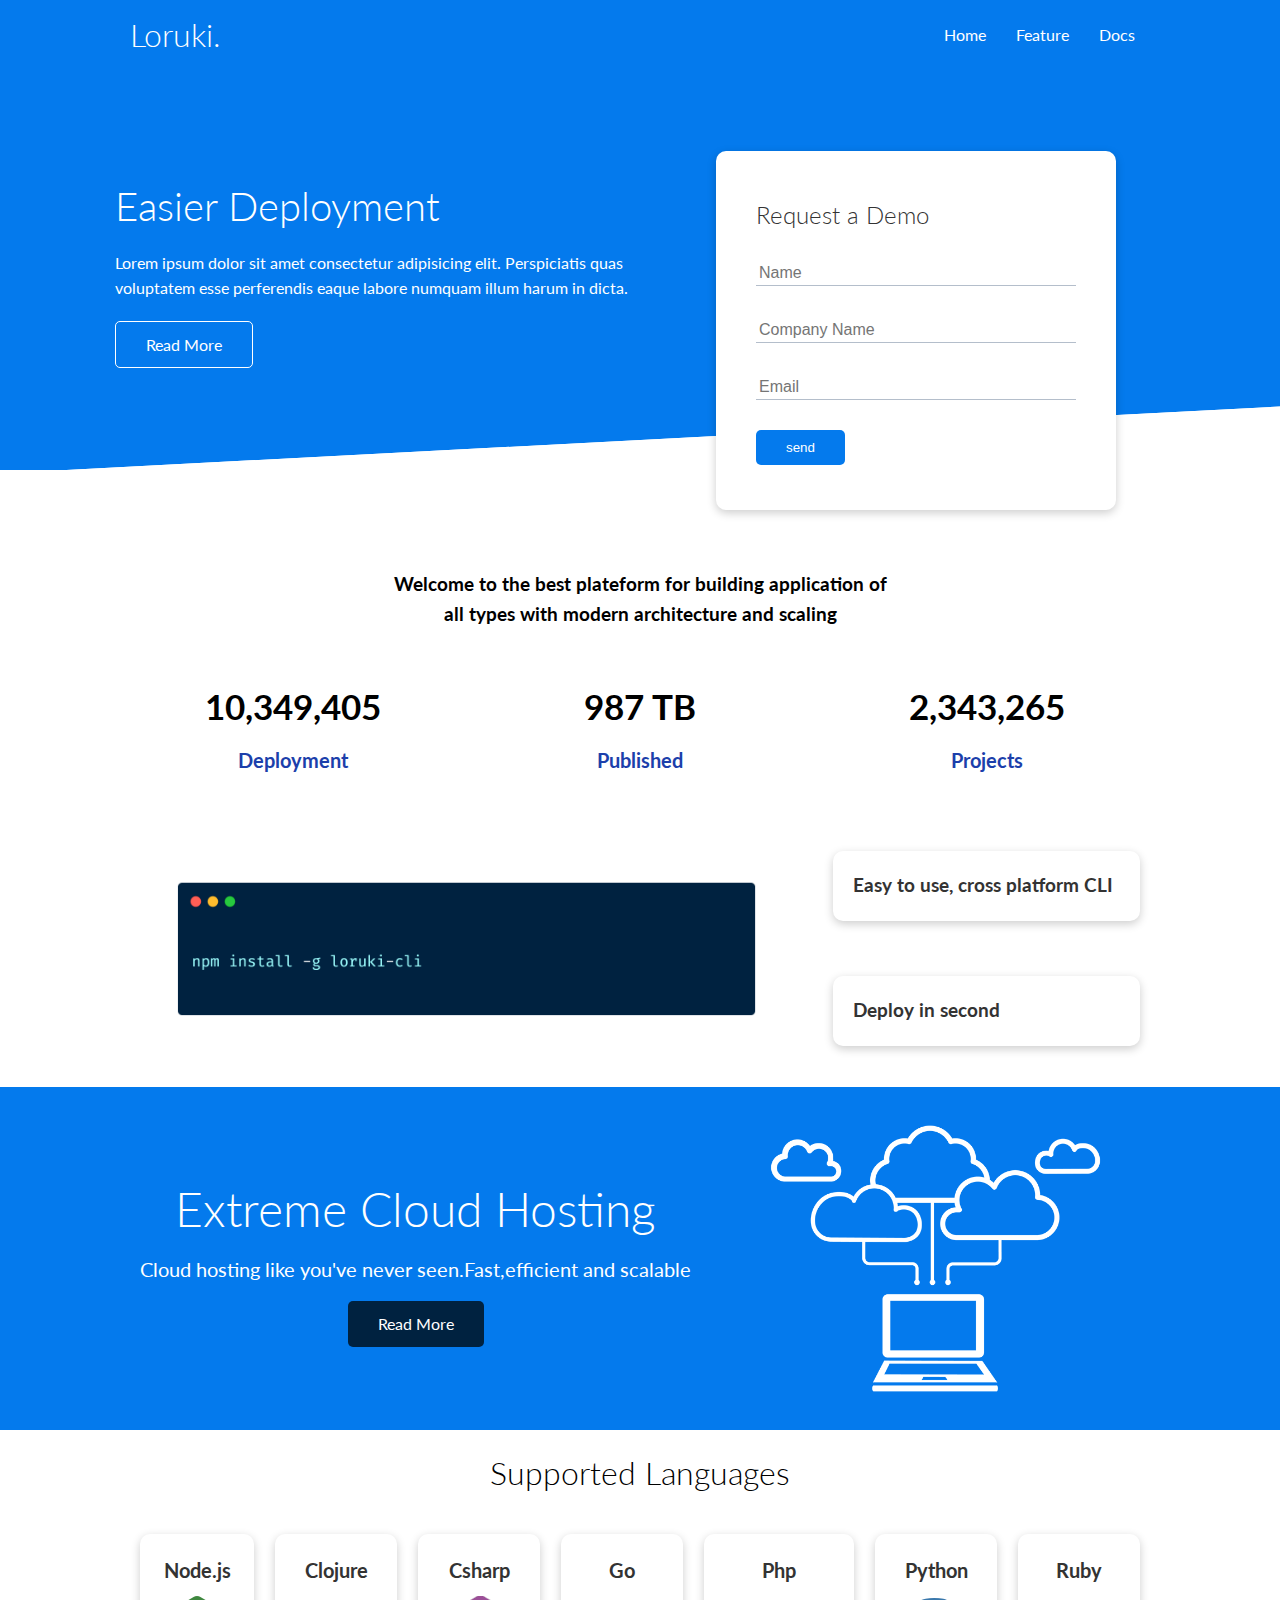
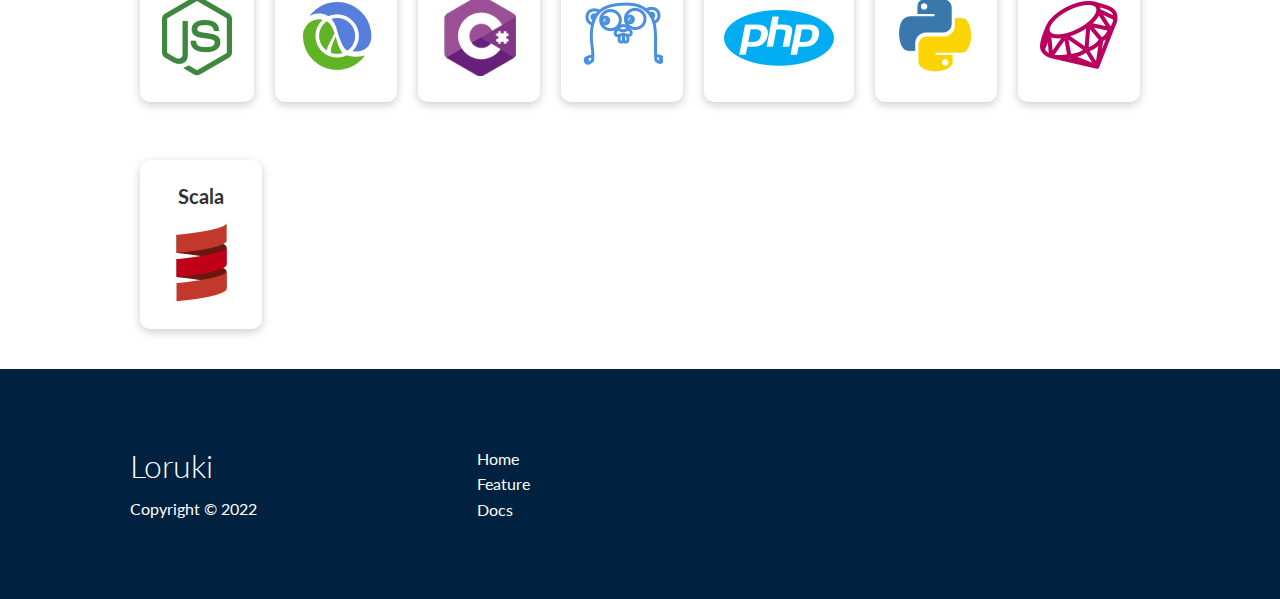
<file: index.html>
<!DOCTYPE html>
<html lang="en">
<head>
    <meta charset="UTF-8">
    <meta http-equiv="X-UA-Compatible" content="IE=edge">
    <meta name="viewport" content="width=device-width, initial-scale=1.0">
    <link rel="stylesheet" href="css/utilities.css">
    <link rel="stylesheet" href="css/style.css">
    <link rel="stylesheet" href="https://cdnjs.cloudflare.com/ajax/libs/font-awesome/6.1.2/css/all.min.css" integrity="sha512-1sCRPdkRXhBV2PBLUdRb4tMg1w2YPf37qatUFeS7zlBy7jJI8Lf4VHwWfZZfpXtYSLy85pkm9GaYVYMfw5BC1A==" crossorigin="anonymous" referrerpolicy="no-referrer" />
    <title>LORUKI | cloud hosting for every one</title>
</head>
<body>
    <!-- NAVBAR -->
    <div class="navbar">
        <div class="container flex">
            <h1 class="logo">Loruki.</h1>
            <nav>
                <ul>
                    <li><a href="index.html">Home</a></li>
                    <li><a href="features.html">Feature</a></li>
                    <li><a href="docs.html">Docs</a></li>
                </ul>
            </nav>
        </div>
    </div>
    <!-- show case -->
    <section class="showcase">
        <div class="container grid">
            <div class="showcase-text">
                <h1>Easier Deployment</h1>
                <p>Lorem ipsum dolor sit amet consectetur adipisicing elit. Perspiciatis quas voluptatem esse perferendis eaque labore numquam illum harum in dicta.</p>
                <a href="features" class="btn btn-outline">Read More</a>
            </div>
            <div class="showcase-form card">
                <h2>Request a Demo</h2>
                <form>
                    <div class="form-control">
                        <input type="text" name="name" placeholder="Name" required>
                    </div>
                    <div class="form-control">
                        <input type="text" name="company" placeholder="Company Name" required>
                    </div>
                    <div class="form-control">
                        <input type="email" name="email" placeholder="Email" required>
                    </div>
                    <input type="submit" value="send" class="btn btn-primary">
                </form>
            </div>
        </div>
    </section>

    <!-- ----STATS------- -->
    <section class="stats">
        <div class="container">
            <h3 class="h3 stats-heading text-center my-1">
                Welcome to the best plateform for building application of all types with modern architecture and scaling
            </h3>

            <div class="grid grid-3 text-center my-4">
                <div>
                    <i class="fas fa-server fa-3x"></i>
                    <h3>10,349,405</h3>
                    <p class="text-secondary">Deployment</p>
                </div>
                <div>
                    <i class="fas fa-upload fa-3x"></i>
                    <h3>987 TB</h3>
                    <p class="text-secondary">Published</p>
                </div>
                <div>
                    <i class="fas fa-project-diagram fa-3x"></i>
                    <h3>2,343,265</h3>
                    <p class="text-secondary">Projects</p>
                </div>
            </div>
        </div>
    </section>
  <!--cli  -->
    <section class="cli">
        <div class="container grid">
            <img src="img/cli.png" alt="">
            <div class="card">
                <h3>Easy to use, cross platform CLI</h3>
            </div>
            <div class="card">
                <h3>Deploy in second</h3>
            </div>
        </div>
    </section>

    <!--  Cloud -->
    <section class="cloud bg-primary my-2 py-2">
        <div class="container grid">
            <div class="text-center">
                <h2 class="lg">Extreme Cloud Hosting</h2>
                <p class="lead my-1">Cloud hosting like you've never seen.Fast,efficient and scalable</p>
                <a href="features.html" class="btn btn-dark">Read More</a>
            </div>
            <img src="img/cloud.png" alt="">
        </div>
    </section>

    <!-- Languages -->
    <section class="languages">
        <h2 class="md text-center my-2">
            Supported Languages
        </h2>
        <div class="container flex">
            <div class="card">
                <h4>Node.js</h4>
                <img src="img/logos/node.png" alt="">
            </div>
            <div class="card">
                <h4>Clojure</h4>
                <img src="img/logos/clojure.png" alt="">
            </div>
            <div class="card">
                <h4>Csharp</h4>
                <img src="img/logos/csharp.png" alt="">
            </div>
            <div class="card">
                <h4>Go</h4>
                <img src="img/logos/go.png" alt="">
            </div>
            <div class="card">
                <h4>Php</h4>
                <img src="img/logos/php.png" alt="">
            </div>
            <div class="card">
                <h4>Python</h4>
                <img src="img/logos/python.png" alt="">
            </div>
            <div class="card">
                <h4>Ruby</h4>
                <img src="img/logos/ruby.png" alt="">
            </div>
            <div class="card">
                <h4>Scala</h4>
                <img src="img/logos/scala.png" alt="">
            </div>
        </div>
    </section>


    <!-- footer -->
    <footer class="footer bg-dark py-5">
        <div class="container grid grid-3">
            <div>
                <h1>Loruki</h1>
                <p>Copyright &copy; 2022</p>
            </div>
            <nav>
                <ul>
                    <li><a href="index.html">Home</a></li>
                    <li><a href="features.html">Feature</a></li>
                    <li><a href="docs.html">Docs</a></li>
                </ul>
            </nav>
            <div class="social">
                <a href="https://github.com/ketchanji"><div class="fab fa-github fa-2x"></div></a>
                <a href="https://www.fb.com/valerydjanya/"><div class="fab fa-facebook fa-2x"></div></a>
                <a href="https://www.instagram.com/valerydjanya/"><div class="fab fa-instagram fa-2x"></div></a>
            </div>
        </div>
    </footer>
</body>
</html>
</file>
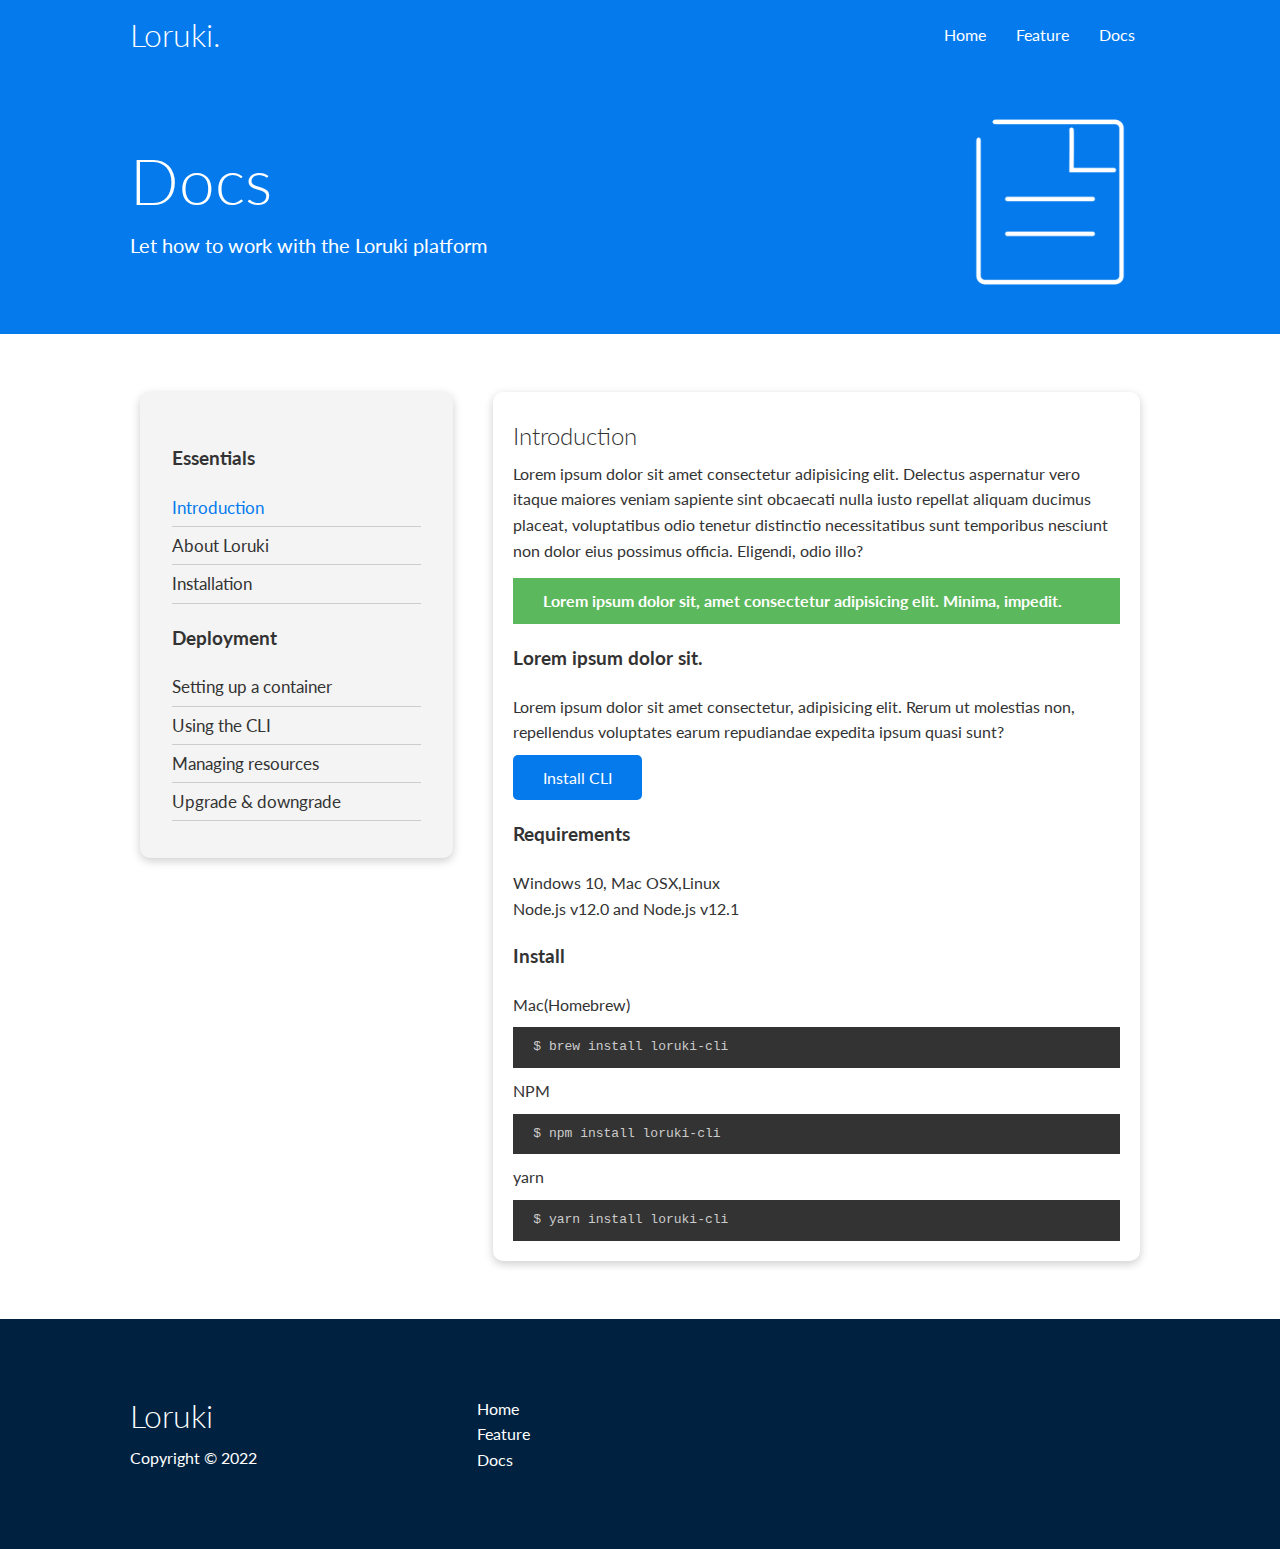
<file: docs.html>
<!DOCTYPE html>
<html lang="en">
<head>
    <meta charset="UTF-8">
    <meta http-equiv="X-UA-Compatible" content="IE=edge">
    <meta name="viewport" content="width=device-width, initial-scale=1.0">
    <link rel="stylesheet" href="css/utilities.css">
    <link rel="stylesheet" href="css/style.css">
    <link rel="stylesheet" href="https://cdnjs.cloudflare.com/ajax/libs/font-awesome/6.1.2/css/all.min.css" integrity="sha512-1sCRPdkRXhBV2PBLUdRb4tMg1w2YPf37qatUFeS7zlBy7jJI8Lf4VHwWfZZfpXtYSLy85pkm9GaYVYMfw5BC1A==" crossorigin="anonymous" referrerpolicy="no-referrer" />
    <title>LORUKI | cloud hosting for every one</title>
</head>
<body>
    <!-- NAVBAR -->
    <div class="navbar">
        <div class="container flex">
            <h1 class="logo">Loruki.</h1>
            <nav>
                <ul>
                    <li><a href="index.html">Home</a></li>
                    <li><a href="features.html">Feature</a></li>
                    <li><a href="docs.html">Docs</a></li>
                </ul>
            </nav>
        </div>
    </div>
   
<!-- Head -->
  <section class="docs-head bg-primary py-3">
      <div class="container grid">
          <div>
              <h1 class="xl">Docs</h1>
              <p class="lead">
                  Let how to work with the Loruki platform
              </p>
          </div>
          <img src="img/docs.png" alt="">
      </div>
  </section>


<!-- Docs Main -->
  <section class="docs-main my-4">
      <div class="container grid">
          <div class="card bg-light p-3">
              <h3 class="my-2">Essentials</h3>
              <nav>
                  <ul>
                      <li><a class="text-primary" href="#">Introduction</a></li>
                      <li><a href="#">About Loruki</a></li>
                      <li><a href="#">Installation</a></li>
                  </ul>
              </nav>

              <h3 class="my-2">Deployment</h3>
              <nav>
                  <ul>
                      <li><a href="#">Setting up a container</a></li>
                      <li><a href="#">Using the CLI</a></li>
                      <li><a href="#">Managing resources</a></li>
                      <li><a href="#">Upgrade & downgrade</a></li>
                  </ul>
              </nav>
          </div>
          <div class="card">
              <h2>Introduction</h2>
              <p>Lorem ipsum dolor sit amet consectetur adipisicing elit. Delectus aspernatur vero itaque maiores veniam sapiente sint obcaecati nulla iusto repellat aliquam ducimus placeat, voluptatibus odio tenetur distinctio necessitatibus sunt temporibus nesciunt non dolor eius possimus officia. Eligendi, odio illo?</p>
              <div class="alert alert-success">
                  <i class="fas fa-info"></i>Lorem ipsum dolor sit, amet consectetur adipisicing elit. Minima, impedit.
              </div>
              <h3>Lorem ipsum dolor sit.</h3>
              <p>Lorem ipsum dolor sit amet consectetur, adipisicing elit. Rerum ut molestias non, repellendus voluptates earum repudiandae expedita ipsum quasi sunt?</p>
              <a href="#" class="btn btn-primary">Install CLI</a>

              <h3>Requirements</h3>
              <ul>
                  <li>Windows 10, Mac OSX,Linux</li>
                  <li>Node.js v12.0 and  Node.js v12.1</li>
              </ul>

              <h3>Install</h3>
              <p>Mac(Homebrew)</p>
              <pre><code>$ brew install loruki-cli</code></pre>
              <p>NPM</p>
              <pre><code>$ npm install loruki-cli</code></pre>
              <p>yarn</p>
              <pre><code>$ yarn install loruki-cli</code></pre>

          </div>
      </div>
  </section>



    <!-- footer -->
    <footer class="footer bg-dark py-5">
        <div class="container grid grid-3">
            <div>
                <h1>Loruki</h1>
                <p>Copyright &copy; 2022</p>
            </div>
            <nav>
                <ul>
                    <li><a href="index.html">Home</a></li>
                    <li><a href="feature.html">Feature</a></li>
                    <li><a href="docs.html">Docs</a></li>
                </ul>
            </nav>
            <div class="social">
                <a href="https://github.com/ketchanji"><div class="fab fa-github fa-2x"></div></a>
                <a href="https://www.fb.com/valerydjanya/"><div class="fab fa-facebook fa-2x"></div></a>
                <a href="https://www.instagram.com/valerydjanya/"><div class="fab fa-instagram fa-2x"></div></a>
            </div>
        </div>
    </footer>
</body>
</html>
</file>
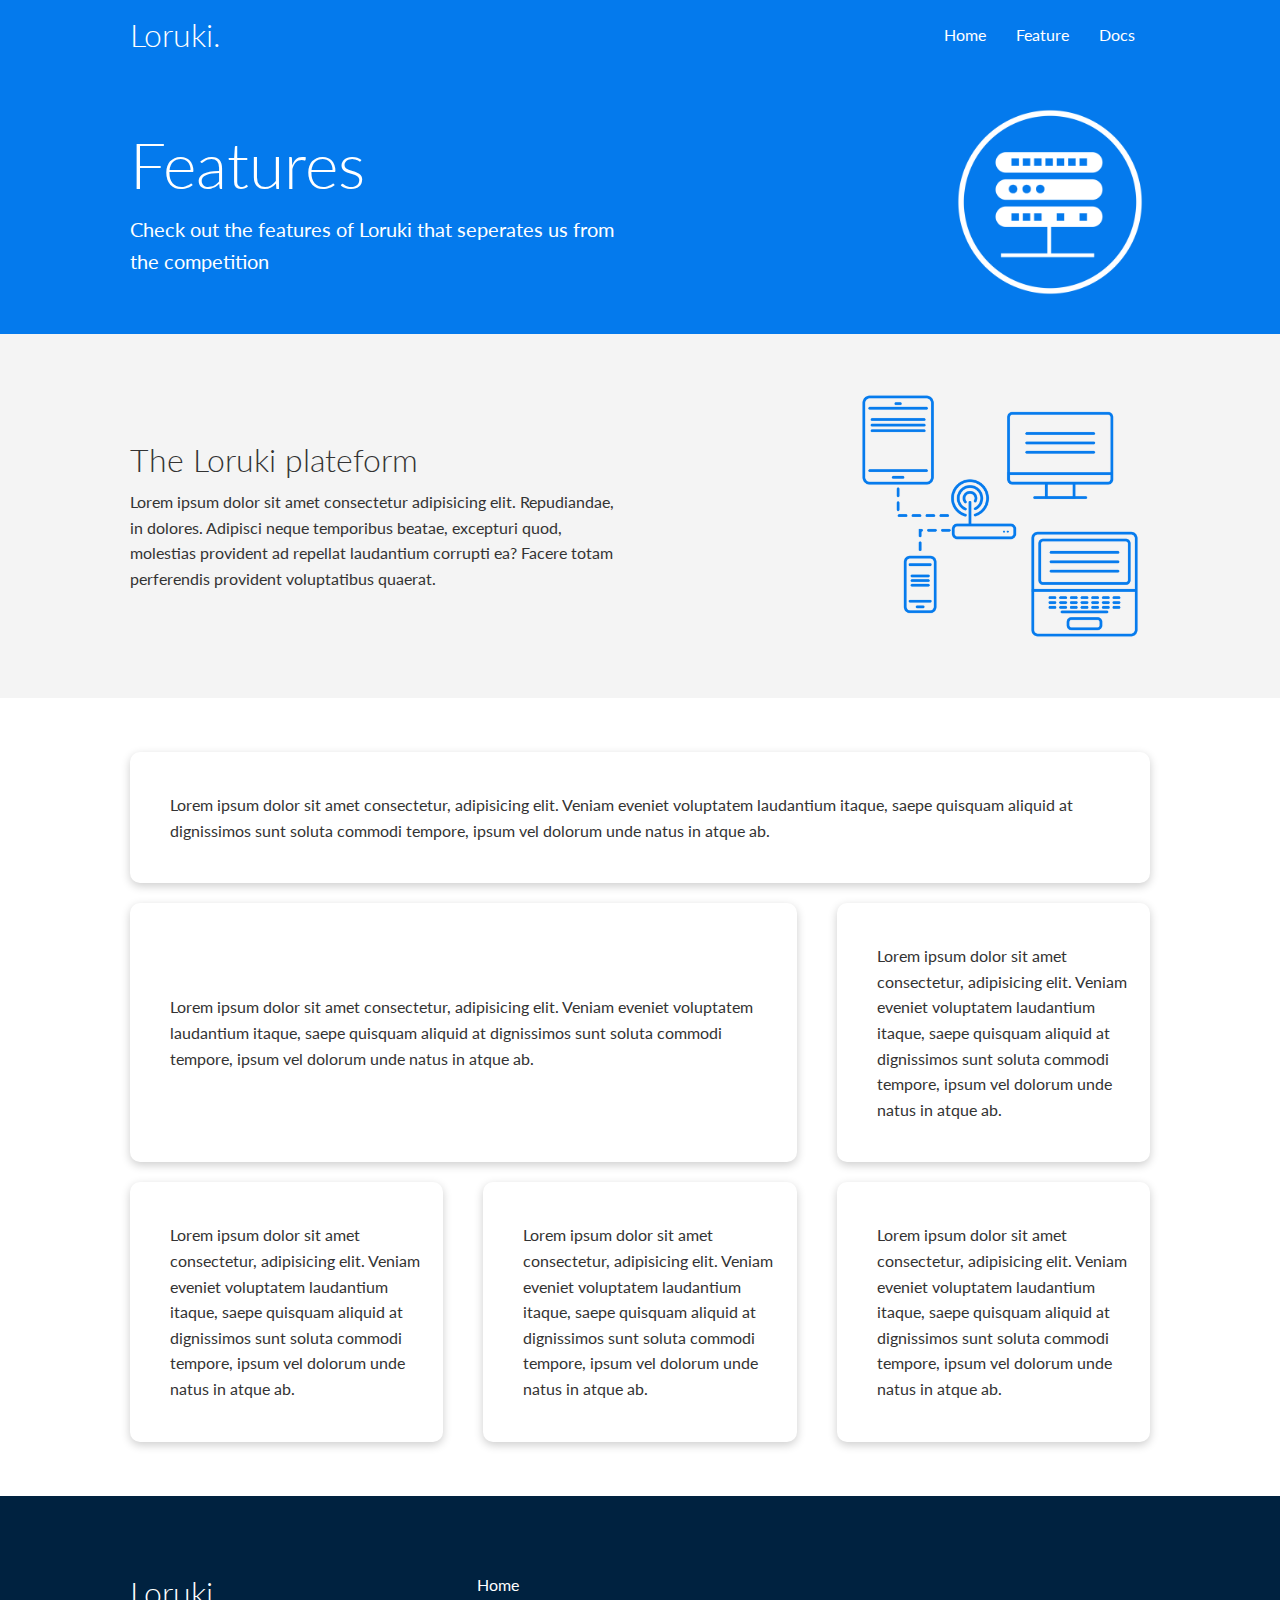
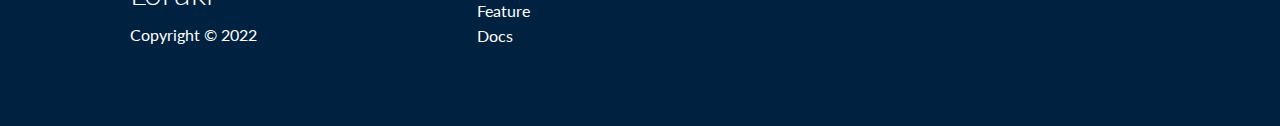
<file: features.html>
<!DOCTYPE html>
<html lang="en">
<head>
    <meta charset="UTF-8">
    <meta http-equiv="X-UA-Compatible" content="IE=edge">
    <meta name="viewport" content="width=device-width, initial-scale=1.0">
    <link rel="stylesheet" href="css/utilities.css">
    <link rel="stylesheet" href="css/style.css">
    <link rel="stylesheet" href="https://cdnjs.cloudflare.com/ajax/libs/font-awesome/6.1.2/css/all.min.css" integrity="sha512-1sCRPdkRXhBV2PBLUdRb4tMg1w2YPf37qatUFeS7zlBy7jJI8Lf4VHwWfZZfpXtYSLy85pkm9GaYVYMfw5BC1A==" crossorigin="anonymous" referrerpolicy="no-referrer" />
    <title>LORUKI | cloud hosting for every one</title>
</head>
<body>
    <!-- NAVBAR -->
    <div class="navbar">
        <div class="container flex">
            <h1 class="logo">Loruki.</h1>
            <nav>
                <ul>
                    <li><a href="index.html">Home</a></li>
                    <li><a href="features.html">Feature</a></li>
                    <li><a href="docs.html">Docs</a></li>
                </ul>
            </nav>
        </div>
    </div>
   
<!-- Head -->
  <section class="features-head bg-primary py-3">
      <div class="container grid">
          <div>
              <h1 class="xl">Features</h1>
              <p class="lead">
                  Check out the features of Loruki that seperates us from the competition
              </p>
          </div>
          <img src="img/server.png" alt="">
      </div>
  </section>

  <!-- Sub Head -->
    <section class="features-sub-head bg-light py-3">
        <div class="container grid">
            <div>
                <h1 class="md">The Loruki plateform</h1>
                <p>
                    Lorem ipsum dolor sit amet consectetur adipisicing elit. Repudiandae, in dolores. Adipisci neque temporibus beatae, excepturi quod, molestias provident ad repellat laudantium corrupti ea? Facere totam perferendis provident voluptatibus quaerat.
                </p>
            </div>
            <img src="img/server2.png" alt="">
        </div>
        </div>
    </section>


    <!-- Features main -->

    <section class="features-main my-2">
        <div class="container grid grid-3">
            <div class="card flex">
                <i class="fas fa-server fa-3x"></i>
                <p>Lorem ipsum dolor sit amet consectetur, adipisicing elit. Veniam eveniet voluptatem laudantium itaque, saepe quisquam aliquid at dignissimos sunt soluta commodi tempore, ipsum vel dolorum unde natus in atque ab.</p>
            </div>
            <div class="card flex">
                <i class="fas fa-power-off fa-3x"></i>
                <p>Lorem ipsum dolor sit amet consectetur, adipisicing elit. Veniam eveniet voluptatem laudantium itaque, saepe quisquam aliquid at dignissimos sunt soluta commodi tempore, ipsum vel dolorum unde natus in atque ab.</p>
            </div>
            <div class="card flex">
                <i class="fas fa-upload fa-3x"></i>
                <p>Lorem ipsum dolor sit amet consectetur, adipisicing elit. Veniam eveniet voluptatem laudantium itaque, saepe quisquam aliquid at dignissimos sunt soluta commodi tempore, ipsum vel dolorum unde natus in atque ab.</p>
            </div>
            <div class="card flex">
                <i class="fas fa-project-diagram fa-3x"></i>
                <p>Lorem ipsum dolor sit amet consectetur, adipisicing elit. Veniam eveniet voluptatem laudantium itaque, saepe quisquam aliquid at dignissimos sunt soluta commodi tempore, ipsum vel dolorum unde natus in atque ab.</p>
            </div>
            <div class="card flex">
                <i class="fas fa-database fa-3x"></i>
                <p>Lorem ipsum dolor sit amet consectetur, adipisicing elit. Veniam eveniet voluptatem laudantium itaque, saepe quisquam aliquid at dignissimos sunt soluta commodi tempore, ipsum vel dolorum unde natus in atque ab.</p>
            </div>
            <div class="card flex">
                <i class="fas fa-laptop-code fa-3x"></i>
                <p>Lorem ipsum dolor sit amet consectetur, adipisicing elit. Veniam eveniet voluptatem laudantium itaque, saepe quisquam aliquid at dignissimos sunt soluta commodi tempore, ipsum vel dolorum unde natus in atque ab.</p>
            </div>
        </div>
    </section>














    <!-- footer -->
    <footer class="footer bg-dark py-5">
        <div class="container grid grid-3">
            <div>
                <h1>Loruki</h1>
                <p>Copyright &copy; 2022</p>
            </div>
            <nav>
                <ul>
                    <li><a href="index.html">Home</a></li>
                    <li><a href="feature.html">Feature</a></li>
                    <li><a href="docs.html">Docs</a></li>
                </ul>
            </nav>
            <div class="social">
                <a href="https://github.com/ketchanji"><div class="fab fa-github fa-2x"></div></a>
                <a href="https://www.fb.com/valerydjanya/"><div class="fab fa-facebook fa-2x"></div></a>
                <a href="https://www.instagram.com/valerydjanya/"><div class="fab fa-instagram fa-2x"></div></a>
            </div>
        </div>
    </footer>
</body>
</html>
</file>
<file: css/utilities.css>
/* -----UTILITIES------ */
.container {
    max-width: 1100px;
    margin: 0 auto;
    overflow: auto;
    padding: 0 40px;
}

.card {
    background-color: #fff;
    color: #333;
    border-radius: 10px;
    box-shadow: 0 3px 10px rgba(0, 0, 0, 0.2);
    padding: 20px;
    margin: 10px;

}

.btn{
    display: inline-block;
    padding: 10px 30px;
    cursor: pointer;
    background: var(--primary-color);
    color: #fff;
    border: none;
    border-radius: 5px;
}

.btn-outline{
    background-color: transparent;
    border: 1px #fff solid;
}

.btn:hover {
    transform: scale(0.98);
}

/* Backgrounds and colored buttons */
.bg-primary,.btn-primary{
    background-color: var(--primary-color);
    color: #fff ;
}

.bg-secondary,.btn-secondary{
    background-color: var(--secondary-color);
    color: #fff ;
}

.bg-dark,.btn-dark{
    background-color: var(--dark-color);
    color: #fff ;
}

.bg-light,.btn-light{
    background-color: var(--light-color);
    color: #333 ;
}

.bg-primary a,.btn-primary a,.bg-secondary a,.btn-secondary a,.bg-dark a,.btn-dark a{
    color: #fff;
}

/* -----Text colors--- */
.text-primary{
    color: var(--primary-color);
}

.text-secondary{
   color: var(--secondary-color);
}

.text-dark{
    color: var(--dark-color);
    color: #fff ;
}

.text-light{
    color: var(--light-color);
}


/* TEXT SIZES */

.lead{
    font-size: 20px;
}

.sm {
    font-size: 1rem;
}

.md{
    font-size: 2rem;
}

.lg{
    font-size: 3rem;
}

.xl{
    font-size: 4rem;
}


.text-center {
    text-align: center;
}


/* Alert */
.alert{
    background-color:var(--light-color);
    padding: 10px 20px;
    font-weight: bold;
    margin: 15px 0;
}

.alert i {
    margin-right: 10px;
}

.alert-success{
    background-color: var(--success-color);
    color: #fff ;
}
.alert-error{
    background-color: var(--error-color);
    color: #fff ;
}



.flex {
    display: flex;
     justify-content: space-between;
     align-items: center;
     height: 100%;
}

.grid{
    display: grid;
    grid-template-columns:repeat(2,1fr);
    gap: 20px;
    justify-content: center;
    align-items: center;
    height: 100%;
}
.grid-3{
    grid-template-columns:repeat(3,1fr);
}


/* ----MARGINS----- */
.my-1{
    margin: 1rem 0;
}

.my-2{
    margin: 1.5rem 0;
}

.my-3{
    margin: 2rem 0;
}

.my-4{
    margin: 3rem 0;
}

.my-5{
    margin: 4rem 0;
}

.m-1{
    margin: 1rem;
}

.m-2{
    margin: 1.5rem;
}

.m-3{
    margin: 2rem;
}

.m-4{
    margin: 3rem;
}

.m-5{
    margin: 4rem;
}

/* ----Padding----- */
.py-1{
    padding: 1rem 0;
}

.py-2{
    padding: 1.5rem 0;
}

.py-3{
    padding: 2rem 0;
}

.py-4{
    padding: 3rem 0;
}

.py-5{
    padding: 4rem 0;
}

.p-1{
    padding: 1rem;
}

.p-2{
    padding: 1.5rem;
}

.p-3{
    padding: 2rem;
}

.p-4{
    padding: 3rem;
}

.p-5{
    padding: 4rem;
}
</file>
<file: css/style.css>
@import url('https://fonts.googleapis.com/css2?family=lato:wght@300&display=swap');

:root{
    --primary-color:#047aed;
    --secondary-color: #1c3fab;
    --dark-color: #002240;
    --light-color: #f4f4f4;
    --success-color: #5cb85c;
    --error-color: #d9534f;
}

*{
    box-sizing: border-box; 
    padding: 0;
    margin: 0;
}

body{
    font-family: 'lato', sans-serif;
    column-rule: #333;
    line-height: 1.6;
}

ul{
    list-style-type: none;
}

a{
    text-decoration: none;
    color: #333;
}

h1, h2{
    font-weight: 300;
    line-height: 1.2;
    margin: 10px 0;
}

p{
    margin: 10px 0;
}

img{
    width: 100%;
}

code,pre{
    background: #333;
    color: #ccc;
    padding: 10px;
}

/* ---------------NAVBAR STYLING-------------- */
.navbar{
    background-color: var(--primary-color);
    color: #fff;
    height: 70px;
}

.navbar ul{
    display: flex;
}

.navbar a{
    color: #fff;
    padding: 10px;
    margin: 0 5px;
}

.navbar a:hover {
    border-bottom: 2px #fff solid;
}

.navbar .flex{
    justify-content: space-between;
}

/* -------------SHOWCASE STYLING-------------- */
.showcase h1{
    font-size: 40px;
}

.showcase {
    height: 400px;
    background-color: var(--primary-color);
    color: #fff;
    position: relative;
}

.showcase p{
    margin: 20px 0;
}

.showcase .grid{
    overflow: visible;
    grid-template-columns: 55% 45%;
    gap: 30px;
}

.showcase-text{
    animation: slideInFromLeft 1s ease-in;
}

.showcase-form {
    position: relative;
    top: 60px;
    height: 359px;
    width: 400px;
    padding: 40px;
    z-index: 100;
    animation: slideInFromRight 1s ease-in;
}

.showcase-form .form-control{
    margin: 30px 0;
}
.showcase-form input[type='text'],
.showcase-form input[type='email']{
    border: 0;
    border-bottom: 1px solid #b4becb;
    width: 100%;
    padding: 3px;
    font-size: 16px;
}

.showcase-form input:focus{
    outline: none;
}

.showcase::before,.showcase::after{
    content: '';
    position: absolute;
    height: 100px;
    bottom: -70px;
    right: 0;
    left: 0;
    background-color: #fff;
    transform: skewY(-3deg);
    -webkit-transform: skewY(-3deg);
    -moz-transform: skewY(-3deg);
    -ms-transform: skewY(-3deg);
}

/* ----Stats------ */
.stats{
    padding-top: 100px;
    animation: slideInFromBottom 1s ease-in;
}

.stats-heading{
    max-width: 500px;
    margin: auto;
}

.stats .grid h3{
    font-size: 35px;
}
.stats .grid p{
    font-size: 20px;
    font-weight: bold;
}

/* -----Cli----- */
.cli .grid{
    grid-template-columns: repeat(3,1fr);
    grid-template-rows: repeat(2,1fr);
}

.cli .grid > *:first-child{
    grid-column: 1 / span 2;
    grid-row: 1 / span 2;
}

/* ------Cloud----- */
.cloud .grid{
    grid-template-columns: 4fr 3fr;
}

/* languages */
.languages .flex{
    flex-wrap: wrap;
}

.languages .card{
    text-align: center;
    margin: 18px 10px 40px;
    transition: transform 0,2s ease-in;
}

.languages .card h4{
    font-size: 20px;
    margin-bottom: 10px;
}

.languages .card:hover {
    transform: translateY(-15px) ;
}

/* Features */

.features-head img,.docs-head img{
    width: 200px;
    justify-self: flex-end;
}

.features-main .card > i{
    margin-right: 20px;
}

.features-main .grid {
    padding: 30px;
}

.features-main .grid > *:first-child{
    grid-column: 1 / span 3;
    grid-row: 1 / span 3;
}

.features-main .grid > *:nth-child(2){
    grid-column: 1 / span 2;
}


.features-sub-head img{
    width: 300px;
    justify-self: flex-end;
}




/* DOCS */
.docs-main h3{
    margin: 20px 0;
}
.docs-main .grid{
    grid-template-columns: 1fr 2fr;
    align-items: flex-start;
}

.docs-main nav li{
    font-size: 17px;
    padding-bottom: 5px;
    margin-bottom: 5px;
    border-bottom: 1px #ccc solid;
}

.docs-main a:hover{
    font-weight: bold;
}


/* footer */
.footer .social a{
    margin: 0 10px;
}

/* ANIMATION */
@keyframes slideInFromLeft {
    0%{
        transform: translateX(-100%);
    }
    100%{
        transform: translateX(0);
    }
}

@keyframes slideInFromRight {
    0%{
        transform: translateX(100%);
    }
    100%{
        transform: translateX(0);
    }
}

@keyframes slideInFromTop {
    0%{
        transform: translateY(-100%);
    }
    100%{
        transform: translateX(0);
    }
}
@keyframes slideInFromBottom {
    0%{
        transform: translateY(100%);
    }
    100%{
        transform: translateX(0);
    }
}


/* Tables */
@media (max-width: 768px) {
    .grid,.showcase .grid,.stats .grid,.cli .grid,.cloud .grid,.features-main .grid,.docs-main .grid{
        grid-template-columns: 1fr;
        grid-template-rows: 1fr;
    }

    .showcase{
        height: auto;
    }
    .showcase-text{
        text-align: center;
        margin-top: 40px;
        animation: slideInFromTop 1s ease-in;
    }
    .showcase-form{
        justify-self: center;
        margin: auto;
        animation: slideInFrombottom 1s ease-in;
    }
    .cli .grid > *:first-child{
        grid-column: 1;
        grid-row: 1;
    }
    .features-head img,
    .features-sub-head img,
    .docs-head img{
        justify-self: center;
    }
    .features-main .grid > *:first-child,
    .features-main .grid > *:nth-child(2){
        grid-column: 1;
    }
}

/* Mobile */
@media (max-width: 500px) {
    .navbar{
        height: 110px;
    }
    .navbar .flex{
        flex-direction: column;
    }
    .navbar ul{
        padding: 10px;
        background-color: rgba(0,0,0,0.1);
    }
}
</file>
